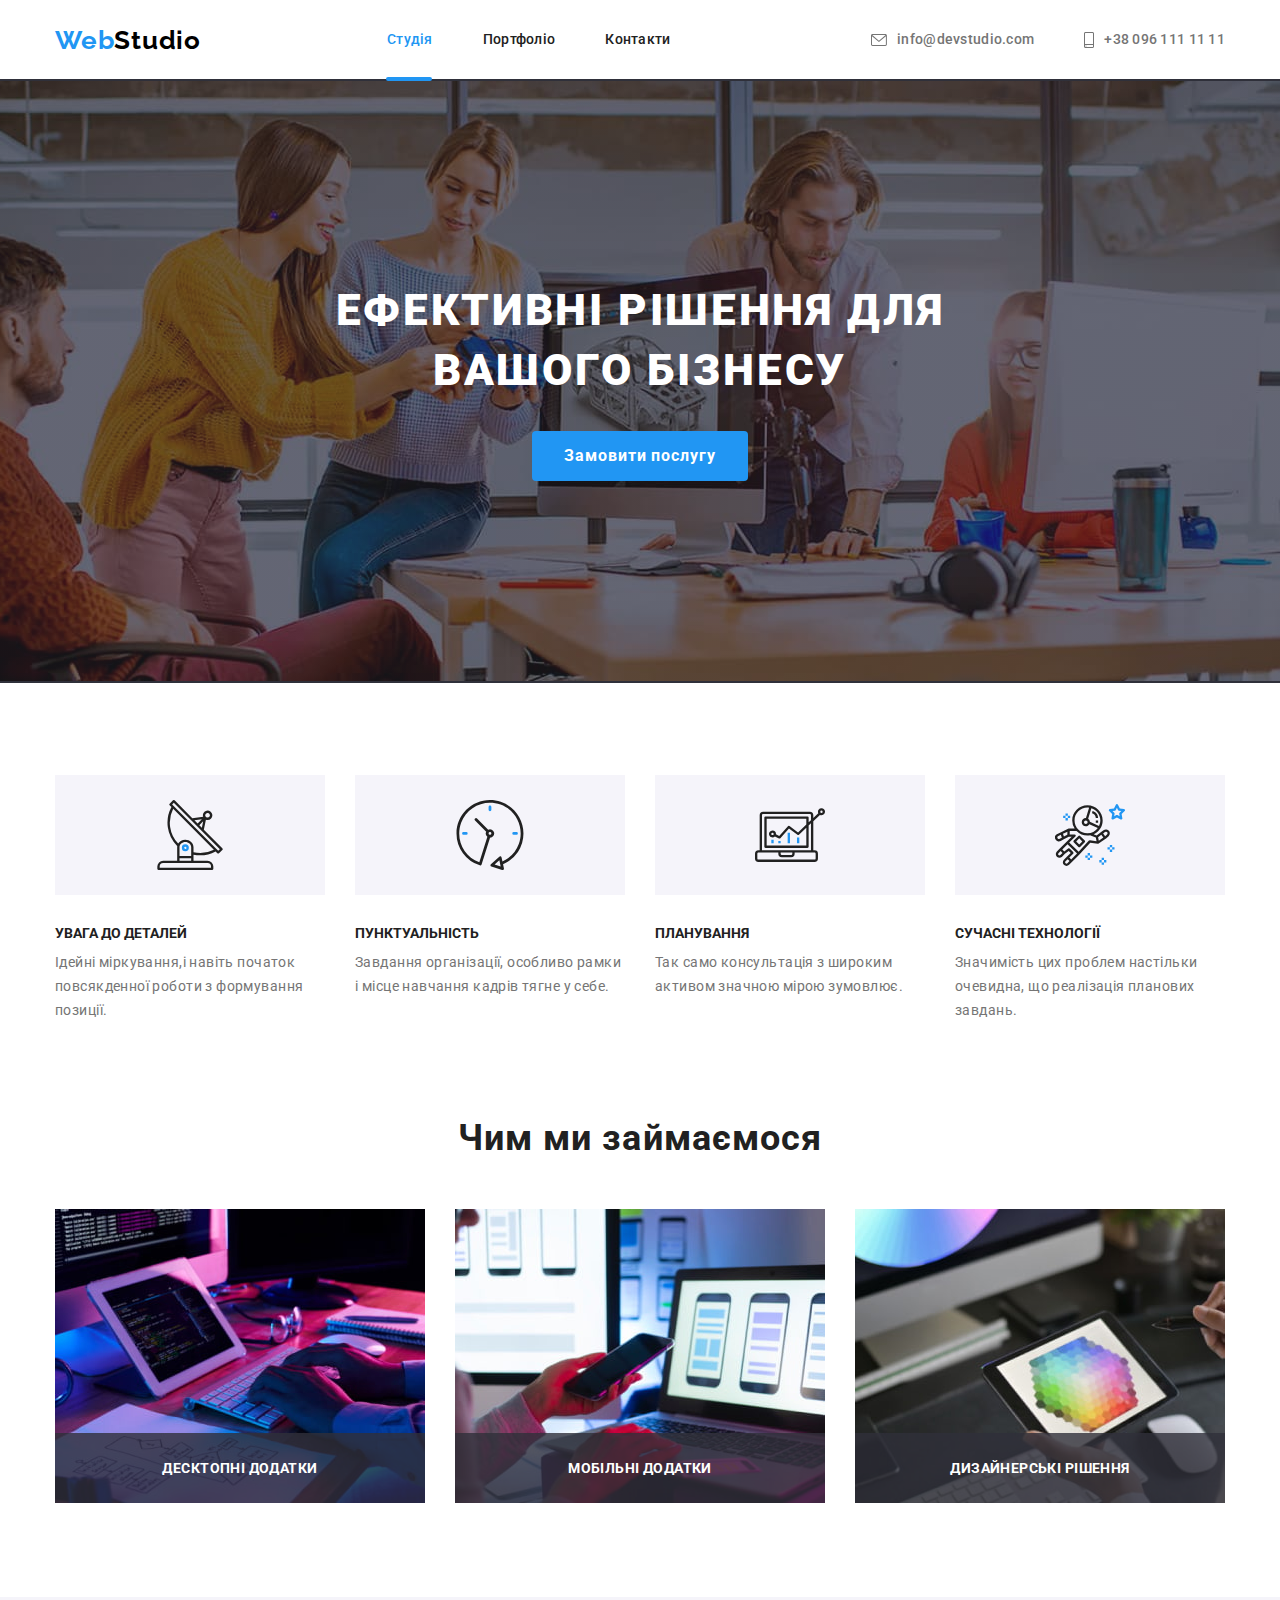
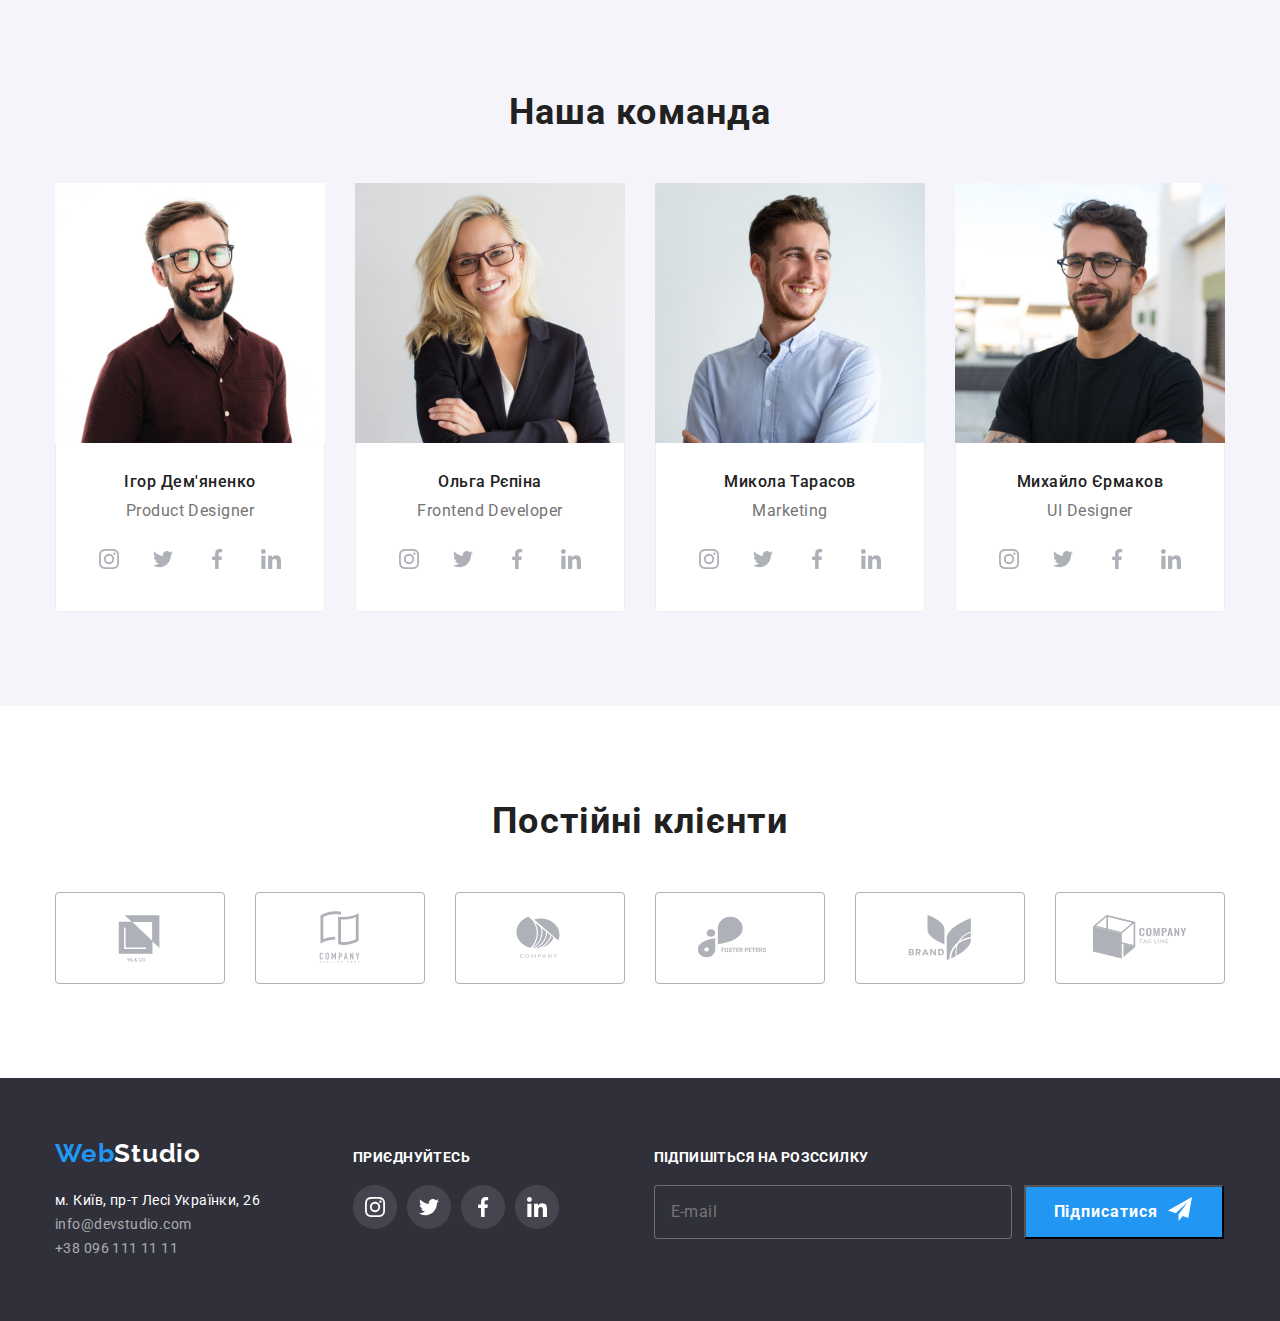
<file: index.html>
<!DOCTYPE html>
<html lang="uk">
<head>
    <meta charset="UTF-8">
    <meta http-equiv="X-UA-Compatible" content="IE=edge">
    <meta name="viewport" content="width=device-width, initial-scale=1.0">
    <link rel="preconnect" href="https://fonts.googleapis.com">
 <link rel="preconnect" href="https://fonts.gstatic.com" crossorigin>
 <link href="https://fonts.googleapis.com/css2?family=Raleway:wght@700&family=Roboto:wght@400;500;700;900&display=swap" rel="stylesheet">
 <link rel="stylesheet" href="https://cdnjs.cloudflare.com/ajax/libs/modern-normalize/1.1.0/modern-normalize.min.css" integrity="sha512-wpPYUAdjBVSE4KJnH1VR1HeZfpl1ub8YT/NKx4PuQ5NmX2tKuGu6U/JRp5y+Y8XG2tV+wKQpNHVUX03MfMFn9Q==" crossorigin="anonymous" referrerpolicy="no-referrer" />
 <link rel="stylesheet" href="./css/main.min.css">
    <title>WebStudio</title>
</head>
<body>
  <!--site header-->
  <header class="page-header">
     <div class="container main-nav">
        <nav class="nav">
            <a href="./index.html" class="logo">
               <span class="accent">Web</span>Studio</a>
            <ul class="site-nav list">
                <li class="site-nav__item"><a href="./index.html" class="site-nav__link site-nav__link--current">Студія</a></li>
                <li class="site-nav__item"><a href="portfolio.html" class="site-nav__link">Портфоліо</a></li>
                <li class="site-nav__item"><a href="" class="site-nav__link">Контакти</a></li>
            </ul>  
        </nav> 
         <ul class="auth-nav list">
         <li class="auth-nav__item"><a href="mailto:info@devstudio.com" class="auth-nav__link"><svg class="conect-icon" width="16" height="12"><use href="./img/icons.svg#icon-email"></use></svg>info@devstudio.com</a></li>
         <li class="auth-nav__item"><a href="tel:+380961111111" class="auth-nav__link"><svg class="conect-icon" width="10" height="16"><use href="./img/icons.svg#icon-smartphone"></use></svg>+38 096 111 11 11</a></li>
        </ul>
     </div>
  </header> 
  <!--main content-->
  <main>
     <!--order a service-->
         <section class="hero  picture">
            <div class="container">
             <h1 class="hero-title">ефективні рішення для вашого бізнесу</h1>
             <button data-modal-open type="button" class="button">Замовити послугу</button>
            <div class="backdrop is-hidden" data-modal><div class="modal">
                <form class="form">
                    <p class="modal__text">Залиште свої дані, ми вам передзвонимо</p>
                        <label class="form-field" for="name">
                            <span class="form-lable">Ім'я</span>
                            <input class="form-input" type="text" name="name" id="name" autofocus="" placeholder=" " />
                             <span class="forms-icon"><svg class="form-icon" width="18" height="18">
                            <use href="./img/icons.svg#icon-person-black-18dp-1"></use></svg></span>
                        </label>
                        
                        <label class="form-field" for="tel">
                            <span class="form-lable">Телефон</span>
                            <input class="form-input" type="tel" name="tel" id="tel" placeholder=" " />
                            <span class="forms-icon"><svg class="form-icon" width="18" height="18">
                            <use href="./img/icons.svg#icon-phone-black-18dp-1"></use></svg></span>
                        </label>
                       
                        <label class="form-field" for="email">
                            <span class="form-lable">Пошта</span>
                            <input class="form-input" type="email" name="email" id="email" placeholder=" " />
                            <span class="forms-icon"><svg class="form-icon" width="18" height="18">
                            <use href="./img/icons.svg#icon-email-black-18dp-1"></use></svg></span>
                        </label>
                        
                        <label class="form-field" for="comment">
                            <span class="form-lable">Коментар</span>
                            <textarea class="form-comment" name="comment" id="comment" rows="10" placeholder="Введіть текст"></textarea>
                        </label>
                         <label class="checkbox-label check" for="policy">
                            <input class="checkbox" type="checkbox" name="policy" id="policy" value="policy" />
                            <span class="icon-checkbox"></span>
                            <p class="checkbox-text">Погоджуюся з розсилкою та приймаю</p>
                            <a class="policy-link" href="#">Умови договору</a>   
                        </label>
                        <button class="modal__button" type="submit">Відправити</button>
                        <button data-modal-close class="modal__icon" type="button"><svg width="18" height="18"><use href="./img/close1.svg#icon-close-black-18dp-2-1"></use></svg></button>
                </form>
            </div></div>
            </div>
         </section>
     <!--company benefits-->
       <section class="section caption">
        <div class="container">
         <h2 class="section-title visually-hidden">переваги компанії</h2>
         <ul class="feature-list list">
             <li class="feature-list__item">
                <div class="feature-list__thumb"><svg class="feature-list__icon" width="70" height="70"><use href="./img/icons.svg#icon-antenna"></use></svg></div>
                 <h3 class="feature-list__title">увага до деталей</h3>
                 <p class="feature-list__text">
                     Ідейні міркування,і навіть початок повсякденної роботи з формування позиції.
                 </p>
             </li>
             <li class="feature-list__item">
                <div class="feature-list__thumb"><svg class="feature-list__icon" width="70" height="70"><use href="./img/icons.svg#icon-clock"></use></svg></div>
                <h3 class="feature-list__title">пунктуальність</h3>
                <p class="feature-list__text">
                    Завдання організації, особливо рамки і місце навчання кадрів тягне у себе.
                </p>
             </li>
             <li class="feature-list__item">
                <div class="feature-list__thumb"><svg class="feature-list__icon" width="70" height="70"><use href="./img/icons.svg#icon-diagram"></use></svg></div>
                <h3 class="feature-list__title">планування</h3>
                <p class="feature-list__text">
                    Так само консультація з широким активом значною мірою зумовлює.
                </p>
             </li>
             <li class="feature-list__item">
                <div class="feature-list__thumb"><svg class="feature-list__icon" width="70" height="70"><use href="./img/icons.svg#icon-astronaut"></use></svg></div>
                <h3 class="feature-list__title">сучасні технології</h3>
                <p class="feature-list__text">
                    Значимість цих проблем настільки очевидна, що реалізація планових завдань.
                </p>
             </li>
         </ul>
        </div>
     </section>
     <!--direction of work-->
     <section class="section">
        <div class="container">
         <h2 class="section-title">Чим ми займаємося</h2>
         <ul class="list">
            <div class="image">
                <li class="image__link">
                        <img src="img/box1.jpg" alt="фото розмітки" width="370">
                        <p class="image__text">десктопні додатки</p>
               </li>
                <li class="image__link">
                        <img src="img/box2.jpg" alt="мобільний додаток" width="370">
                        <p class="image__text">мобільні додатки</p>
                </li>
                <li class="image__link">
                        <img src="img/box3.jpg" alt="графіка" width="370">
                        <p class="image__text">дизайнерські рішення</p>
                </li>
            </div>
         </ul>
        </div>
     </section>
     <!--our team-->
            <section class="section inner">
                <div class="container">
                    <h2 class="section-title">Наша команда</h2>
                 <ul class="work-list list team">
                <li class="work-list__item">
                        <img src="img/img.jpg" alt="Ігор Дем'яненко" width="270">
                        <div class="benefits">
                            <h3 class="work-list__title benefits__title">Ігор Дем'яненко</h3>
                            <p class="work-list__text">Product Designer</p>
                                <ul class="aside">
                                    <li class="aside__item"><a href="" class="aside__link"><svg class="aside__icon" width="20" height="20">
                                        <use href="./img/icons.svg#icon-instagram"></use>
                                    </svg></a></li>
                                    <li class="aside__item"><a href="" class="aside__link"><svg class="aside__icon" width="20" height="20">
                                        <use href="./img/icons.svg#icon-twitter"></use>
                                    </svg></a></li>
                                    <li class="aside__item"><a href="" class="aside__link"><svg class="aside__icon" width="20" height="20">
                                        <use href="./img/icons.svg#icon-facebook"></use>
                                    </svg></a></li>
                                    <li class="aside__item"><a href="" class="aside__link"><svg class="aside__icon" width="20" height="20">
                                        <use href="./img/icons.svg#icon-linkedin"></use>
                                    </svg></a></li>
                                </ul>
                        </div>
                </li>
                <li class="work-list__item">
                    <img src="img/img1.jpg" alt="Ольга Рєпіна" width="270">
                    <div class="benefits">
                        <h3 class="work-list__title benefits__title">Ольга Рєпіна</h3>
                        <p class="work-list__text">Frontend Developer</p>
                        <ul class="aside">
                            <li class="aside__item"><a href="" class="aside__link"><svg class="aside__icon" width="20" height="20">
                                <use href="./img/icons.svg#icon-instagram"></use>
                            </svg></a></li>
                            <li class="aside__item"><a href="" class="aside__link"><svg class="aside__icon" width="20" height="20">
                                <use href="./img/icons.svg#icon-twitter"></use>
                            </svg></a></li>
                            <li class="aside__item"><a href="" class="aside__link"><svg class="aside__icon" width="20" height="20">
                                <use href="./img/icons.svg#icon-facebook"></use>
                            </svg></a></li>
                            <li class="aside__item"><a href="" class="aside__link"><svg class="aside__icon" width="20" height="20">
                                <use href="./img/icons.svg#icon-linkedin"></use>
                            </svg></a></li>
                        </ul>
                    </div>
                </li>
                <li class="work-list__item">
                    <img src="img/img2.jpg" alt="Микола Тарасов" width="270">
                    <div class="benefits">
                        <h3 class="work-list__title benefits__title">Микола Тарасов</h3>
                        <p class="work-list__text">Marketing</p>
                        <ul class="aside">
                            <li class="aside__item"> <a href="" class="aside__link"><svg class="aside__icon" width="20" height="20">
                                <use href="./img/icons.svg#icon-instagram"></use>
                            </svg></a></li>
                            <li class="aside__item"><a href="" class="aside__link"><svg class="aside__icon" width="20" height="20">
                                <use href="./img/icons.svg#icon-twitter"></use>
                            </svg></a></li>
                            <li class="aside__item"><a href="" class="aside__link"><svg class="aside__icon" width="20" height="20">
                                <use href="./img/icons.svg#icon-facebook"></use>
                            </svg></a></li>
                            <li class="aside__item"><a href="" class="aside__link"><svg class="aside__icon" width="20" height="20">
                                <use href="./img/icons.svg#icon-linkedin"></use>
                            </svg></a></li>
                        </ul>
                    </div>
                    
                </li>
                <li class="work-list__item">
                    <img src="img/img3.jpg" alt="Михайло Єрмаков" width="270">
                    <div class="benefits">
                        <h3 class="work-list__title benefits__title">Михайло Єрмаков</h3>
                        <p class="work-list__text">UI Designer</p>
                        <ul class="aside">
                            <li class="aside__item"> <a href="" class="aside__link"><svg class="aside__icon" width="20" height="20">
                                <use href="./img/icons.svg#icon-instagram"></use>
                            </svg></a></li>
                            <li class="aside__item"><a href="" class="aside__link"><svg class="aside__icon" width="20" height="20">
                                <use href="./img/icons.svg#icon-twitter"></use>
                            </svg></a></li>
                            <li class="aside__item"><a href="" class="aside__link"><svg class="aside__icon" width="20" height="20">
                                <use href="./img/icons.svg#icon-facebook"></use>
                            </svg></a></li>
                            <li class="aside__item"><a href="" class="aside__link"><svg class="aside__icon" width="20" height="20">
                                <use href="./img/icons.svg#icon-linkedin"></use>
                            </svg></a></li>
                        </ul>
                    </div>
                </li>
                  </ul>
              </div>
         </section>
         <section class="section customer">
            <div class="container">
                <h2 class="section-title">Постійні клієнти</h2>
                <ul class="customers">
                    <li class="customers__item"><a href="" class="customers__link"><svg class="customers__icon" width="106" height="60"><use href="./img/icons.svg#icon-Logo1"></use></svg></a></li>
                    <li class="customers__item"><a href="" class="customers__link"><svg class="customers__icon" width="106" height="60"><use href="./img/icons.svg#icon-Logo2"></use></svg></a></li>
                    <li class="customers__item"><a href="" class="customers__link"><svg class="customers__icon" width="106" height="60"><use href="./img/icons.svg#icon-Logo3"></use></svg></a></li>
                    <li class="customers__item"><a href="" class="customers__link"><svg class="customers__icon" width="106" height="60"><use href="./img/icons.svg#icon-Logo4"></use></svg></a></li>
                    <li class="customers__item"><a href="" class="customers__link"><svg class="customers__icon" width="106" height="60"><use href="./img/icons.svg#icon-Logo5"></use></svg></a></li>
                    <li class="customers__item"><a href="" class="customers__link"><svg class="customers__icon" width="106" height="60"><use href="./img/icons.svg#icon-Logo6"></use></svg></a></li>
                </ul>
            </div>
         </section>
  </main>
  <!--site footer-->
    <footer class="footer">
        <div class="container footer-container">
            <div class="contacts">
                <a href="./index.html" class="logofooter footer__logo--color logo"><span class="logo__accent">Web</span>Studio</a>
        <address class="box">
           <ul class="address">
               <li class="address__address__item"><a href="https://goo.gl/maps/CPtrU1FHBa2aNyZL9" target="_blank" rel="noopener noreferrer nofollow" class="address__title address__link">м. Київ, пр-т Лесі
                   Українки, 26</a></li>
               <li class="address__address__item"><a href="mailto:info@devstudio.com" class="address__link">info@devstudio.com</a></li>
               <li class="address__address__item"><a href="tel:+380961111111" class="address__link">+38 096 111 11 11</a></li>
           </ul>
        </address>   
            </div>
            <div class="socials">
                <p class="title">приєднуйтесь</p>
                <ul class="footer-icon">
               <li class="footer-icon__item"><a href="" class="footer-icon__link"><svg class="footer-icon__icons" width="20" height="20">
                   <use href="./img/icons.svg#icon-instagram"></use>
               </svg></a></li>
               <li class="footer-icon__item"><a href="" class="footer-icon__link"><svg class="footer-icon__icons" width="20" height="20">
                   <use href="./img/icons.svg#icon-twitter"></use>
               </svg></a></li>
               <li class="footer-icon__item"><a href="" class="footer-icon__link"><svg class="footer-icon__icons" width="20" height="20">
                   <use href="./img/icons.svg#icon-facebook"></use>
               </svg></a></li>
               <li class="footer-icon__item"><a href="" class="footer-icon__link"><svg class="footer-icon__icons" width="20" height="20">
                   <use href="./img/icons.svg#icon-linkedin"></use>
               </svg></a></li>
           </ul>
            </div>
            <div class="socials">
                    <p class="socials-field title" for="email">підпишіться на розссилку</p>
                <form class="subscription">
                    <input class="subscription__email" type="email" name="email" id="email" placeholder="E-mail" />
                    <button type="submit" class="subscription__button">Підписатися<svg class="subscription__icon" width="24" height="24"><use href="./img/icons.svg#icon-icon-send"></use></svg></button>
                </form>
            </div>  
    </div>
  </footer>
  <script src="./js/modal.js"></script>
</body>
</html>
</file>
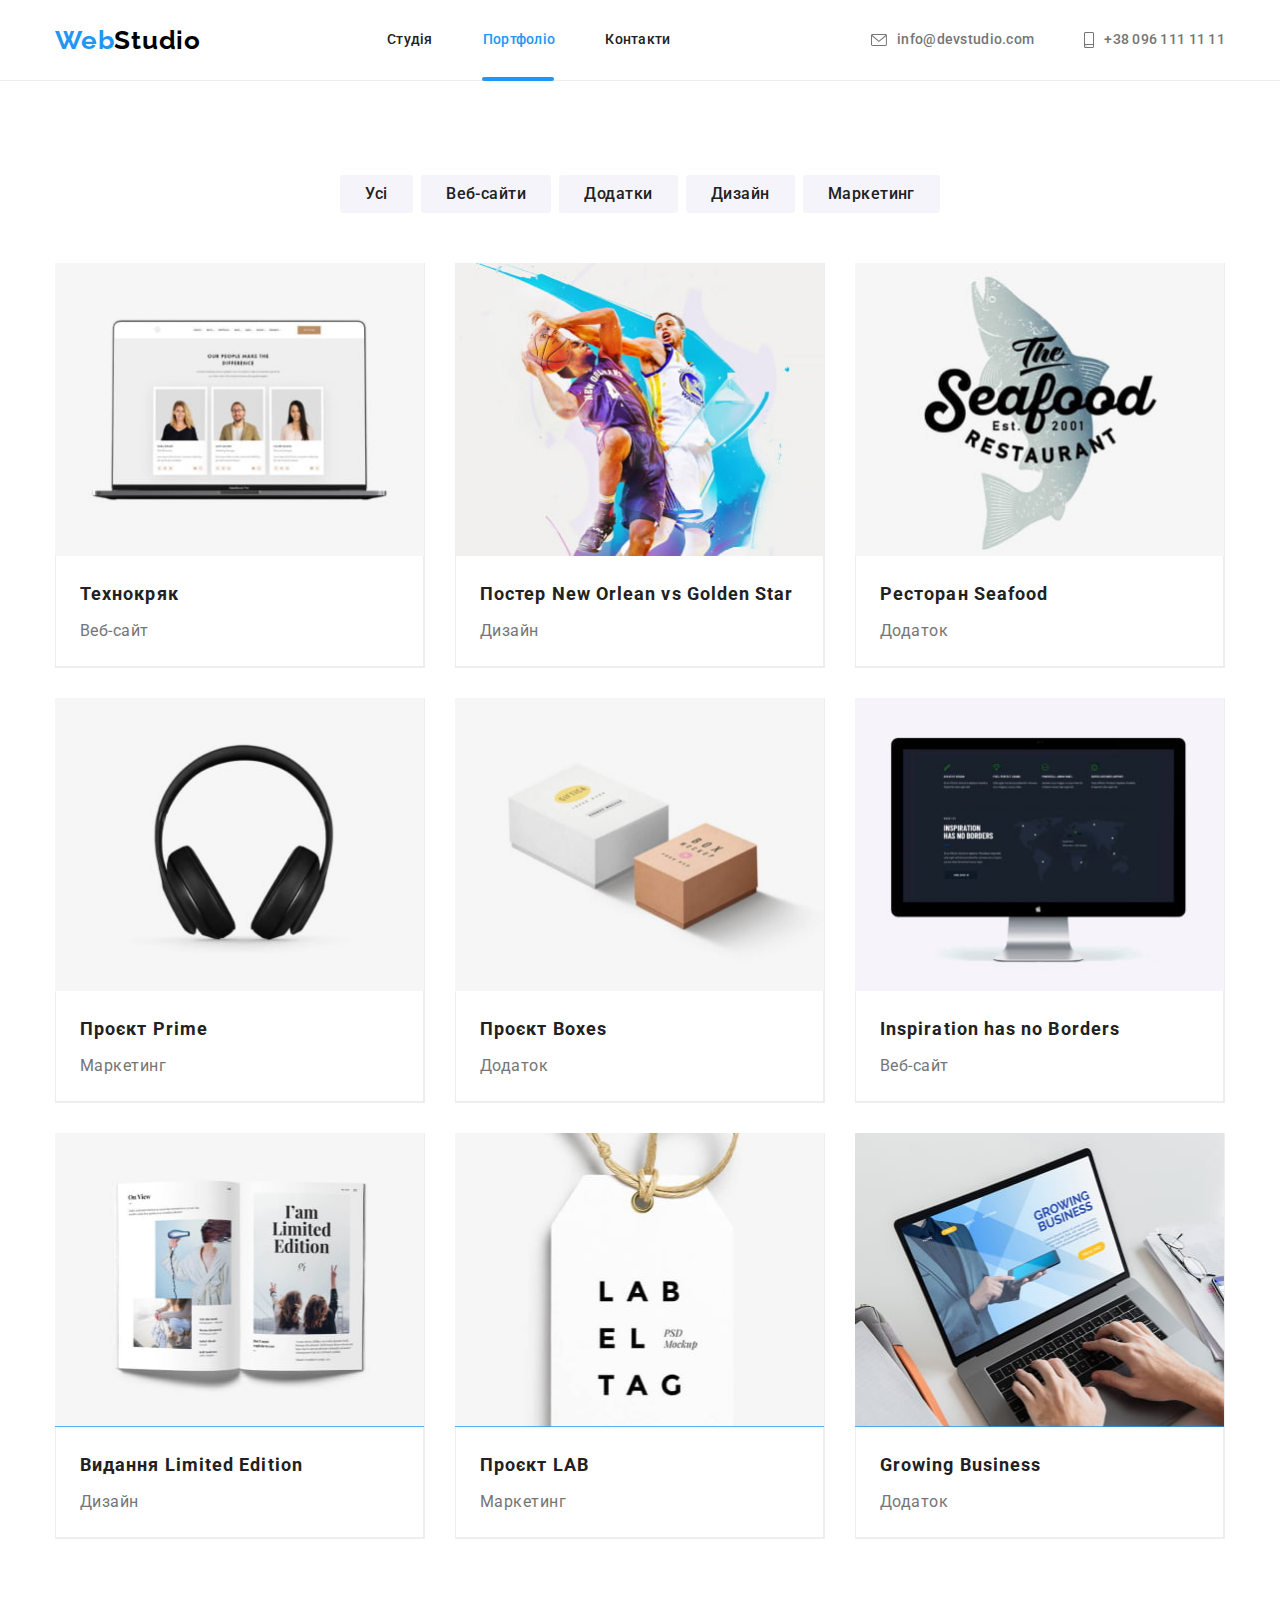
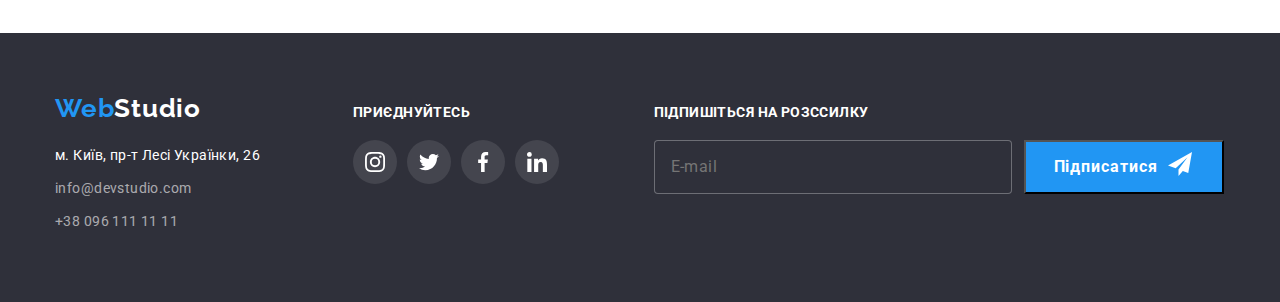
<file: portfolio.html>
<!DOCTYPE html>
<html lang="uk">
<head>
    <meta charset="UTF-8">
    <meta http-equiv="X-UA-Compatible" content="IE=edge">
    <meta name="viewport" content="width=device-width, initial-scale=1.0">
    <link rel="preconnect" href="https://fonts.googleapis.com">
    <link rel="preconnect" href="https://fonts.gstatic.com" crossorigin>
    <link href="https://fonts.googleapis.com/css2?family=Raleway:wght@700&family=Roboto:wght@400;500;700;900&display=swap" rel="stylesheet">
    <link rel="stylesheet" href="https://cdnjs.cloudflare.com/ajax/libs/modern-normalize/1.1.0/modern-normalize.min.css" integrity="sha512-wpPYUAdjBVSE4KJnH1VR1HeZfpl1ub8YT/NKx4PuQ5NmX2tKuGu6U/JRp5y+Y8XG2tV+wKQpNHVUX03MfMFn9Q==" crossorigin="anonymous" referrerpolicy="no-referrer" />
    <link rel="stylesheet" href="./css/main.min.css">
    <title>Portfolio</title>
</head>
<body>
     <!--site header-->
     <header class="page-header">
      <div class="container main-nav">
         <nav class="nav">
            <a href="./index.html" class="logo"><span class="accent">Web</span>Studio</a>
            <ul class="site-nav list">
                <li class="site-nav__item"><a href="./index.html" class="site-nav__link">Студія</a></li>
                <li class="site-nav__item"><a href="" class="site-nav__link site-nav__link--current">Портфоліо</a></li>
                <li class="site-nav__item"><a href="" class="site-nav__link">Контакти</a></li>
            </ul>  
        </nav> 
        <ul class="auth-nav list">
         <li class="auth-nav__item"><a href="mailto:info@devstudio.com" class="auth-nav__link"><svg class="conect-icon" width="16" height="12"><use href="./img/icons.svg#icon-email"></use></svg>info@devstudio.com</a></li>
         <li class="auth-nav__item"><a href="tel:+380961111111" class="auth-nav__link"><svg class="conect-icon" width="10" height="16"><use href="./img/icons.svg#icon-smartphone"></use></svg>+38 096 111 11 11</a></li>
        </ul>
      </div>  
     </header> 
    <!--portfolio-->
 <main>
    <section class="visually">
      <div class="container">
            <h1 class="visually-hidden">портфоліо</h1>
         <ul class="list buttons">
          <li class="buttons__item"><button type="button" class="list__button">Усі</button></li>
          <li class="buttons__item"><button type="button" class="list__button">Веб-сайти</button></li>
          <li class="buttons__item"><button type="button" class="list__button">Додатки</button></li>
          <li class="buttons__item"><button type="button" class="list__button">Дизайн</button></li>
          <li class="buttons__item"><button type="button" class="list__button">Маркетинг</button></li>
         </ul>
         <ul class="works list">
            <li class="works__item">
               <a href="#" class="works__items product">
                <div class="description">
                <img src="img/imgp1.jpeg" alt="Технокряк" width="370">
                  <p class="description__text">Ресурс пропонує комплексні пропозиції з різним рівнем функціоналу та сервісів. Все це дозволить відвідувачу отримати вичерпні відомості про компанію чи приватну особу.</p>
                </div>
                <div class="features">
                  <h2 class="works__title fotos">Технокряк</h2>
                  <p class="works__text">Веб-сайт</p>
                </div>
               </a> 
            </li>
            <li class="works__item">
               <a href="#" class="works__items product">
                <div class="description">
                <img src="img/imgp2.jpeg" alt="Постер New Orlean vs Golden Star" width="370">
                  <p class="description__text">Ресурс пропонує комплексні пропозиції з різним рівнем функціоналу та сервісів. Все це дозволить відвідувачу отримати вичерпні відомості про компанію чи приватну особу.</p>
                </div>
                  <div class="features">
                  <h2 class="works__title fotos">Постер New Orlean vs Golden Star</h2>
                  <p class="works__text">Дизайн</p>
                </div>
               </a> 
            </li>
            <li class="works__item">
               <a href="#" class="works__items product">
                <div class="description">
                <img src="img/imgp3.jpeg" alt="Ресторан Seafood" width="370">
                  <p class="description__text">Ресурс пропонує комплексні пропозиції з різним рівнем функціоналу та сервісів. Все це дозволить відвідувачу отримати вичерпні відомості про компанію чи приватну особу.</p>
                </div>
                  <div class="features">
                  <h2 class="works__title fotos">Ресторан Seafood</h2>
                <p class="works__text">Додаток</p>
                </div>
               </a>  
            </li>
            <li class="works__item">
               <a href="#" class="works__items product">
                <div class="description">
                <img src="img/imgp4.jpeg" alt="Проєкт Prime" width="370">
                  <p class="description__text">Ресурс пропонує комплексні пропозиції з різним рівнем функціоналу та сервісів. Все це дозволить відвідувачу отримати вичерпні відомості про компанію чи приватну особу.</p>
                </div>
                  <div class="features">
                  <h2 class="works__title fotos">Проєкт Prime</h2>
                <p class="works__text">Маркетинг</p>
                </div>
               </a> 
            </li>
            <li class="works__item">
               <a href="#" class="works__items product">
                <div class="description">
                <img src="img/imgp5.jpeg" alt="Проєкт Boxes" width="370">
                  <p class="description__text">Ресурс пропонує комплексні пропозиції з різним рівнем функціоналу та сервісів. Все це дозволить відвідувачу отримати вичерпні відомості про компанію чи приватну особу.</p>
                </div>
                  <div class="features">
                  <h2 class="works__title fotos">Проєкт Boxes</h2>
                <p class="works__text">Додаток</p>
                </div>
               </a> 
            </li>
            <li class="works__item">
               <a href="#" class="works__items product">
                <div class="description">
                <img src="img/imgp6.jpeg" alt="Inspiration has no Borders" width="370">
                  <p class="description__text">Ресурс пропонує комплексні пропозиції з різним рівнем функціоналу та сервісів. Все це дозволить відвідувачу отримати вичерпні відомості про компанію чи приватну особу.</p>
                </div>
                  <div class="features">
                  <h2 class="works__title fotos">Inspiration has no Borders</h2>
                <p class="works__text">Веб-сайт</p>
                </div>
               </a> 
            </li>
            <li class="works__item">
               <a href="#" class="works__items product">
                <div class="description">
                <img src="img/imgp7.jpeg" alt="Видання Limited Edition" width="370">
                  <p class="description__text">Ресурс пропонує комплексні пропозиції з різним рівнем функціоналу та сервісів. Все це дозволить відвідувачу отримати вичерпні відомості про компанію чи приватну особу.</p>
                </div>
                  <div class="features">
                  <h2 class="works__title fotos">Видання Limited Edition</h2>
                <p class="works__text">Дизайн</p>
                </div>
               </a> 
            </li>
            <li class="works__item">
               <a href="#" class="works__items product">
                <div class="description">
                <img src="img/imgp8.jpeg" alt="Проєкт LAB" width="370">
                  <p class="description__text">Ресурс пропонує комплексні пропозиції з різним рівнем функціоналу та сервісів. Все це дозволить відвідувачу отримати вичерпні відомості про компанію чи приватну особу.</p>
                </div>
                  <div class="features">
                  <h2 class="works__title fotos">Проєкт LAB</h2>
                <p class="works__text">Маркетинг</p>
                </div>
               </a> 
            </li>
            <li class="works__item">
               <a href="#" class="works__items product">
                <div class="description">
                <img src="img/imgp9.jpeg" alt="Growing Business" width="370">
                  <p class="description__text">Ресурс пропонує комплексні пропозиції з різним рівнем функціоналу та сервісів. Все це дозволить відвідувачу отримати вичерпні відомості про компанію чи приватну особу.</p>
                </div>
                  <div class="features">
                  <h2 class="works__title fotos">Growing Business</h2>
                <p class="works__text">Додаток</p>
                </div>
               </a> 
            </li>
        </ul>
      </div>
    </section>
 </main>
 <!--site footer-->
 <footer class="footer">
   <div class="container footer-container">
       <div class="contacts">
           <a href="./index.html" class="logo logofooter"><span class="logo__accent">Web</span>Studio</a>
   <address class="box">
      <ul class="address">
          <li class="address__item"><a href="https://goo.gl/maps/CPtrU1FHBa2aNyZL9" target="_blank" rel="noopener noreferrer nofollow" class="address__title address__link">м. Київ, пр-т Лесі
              Українки, 26</a></li>
          <li class="address__item"><a href="mailto:info@devstudio.com" class="address__link">info@devstudio.com</a></li>
          <li class="address__item"><a href="tel:+380961111111" class="address__link">+38 096 111 11 11</a></li>
      </ul>
   </address>   
       </div>
       <div class="socials">
           <p class="title">приєднуйтесь</p>
           <ul class="footer-icon">
               <li class="footer-icon__item"> <a href="" class="footer-icon__link"><svg class="footer-icon__icons" width="20" height="20">
                   <use href="./img/icons.svg#icon-instagram"></use>
               </svg></a></li>
               <li class="footer-icon__item"><a href="" class="footer-icon__link"><svg class="footer-icon__icons" width="20" height="20">
                   <use href="./img/icons.svg#icon-twitter"></use>
               </svg></a></li>
               <li class="footer-icon__item"><a href="" class="footer-icon__link"><svg class="footer-icon__icons" width="20" height="20">
                   <use href="./img/icons.svg#icon-facebook"></use>
               </svg></a></li>
               <li class="footer-icon__item"><a href="" class="footer-icon__link"><svg class="footer-icon__icons" width="20" height="20">
                   <use href="./img/icons.svg#icon-linkedin"></use>
               </svg></a></li>
           </ul>
       </div>
       <div class="socials">
        <label class="form-field title mailing" for="email">
            підпишіться на розссилку
        </label>
        <form class="subscription">
            <input class="subscription__email" type="email" name="email" id="email" placeholder="E-mail" />
            <button type="submit" class="subscription__button">Підписатися<svg class="subscription__icon" width="24" height="24"><use href="./img/icons.svg#icon-icon-send"></use></svg></button>
        </form>
    </div>  
</div>
</footer>
</body>
</html>
</file>
<file: css/main.min.css>
:root{--primary-text-color: #212121;--title-text-collor: #757575;--title-hero-color: #2F303A;--primary-white-color: #FFFFFF;--akcent-color: #2196F3;--logo-color: #000000;--section-color: #F5F4FA;--adress-link-color: rgba(255, 255, 255, 0.6);--active-button-color: #188CE8;--border-header-color: #ECECEC;--box-shadow-color: rgba(0, 0, 0, 0.15);--border-works-color: #EEEEEE;--color-icon: #AFB1B8}html{box-sizing:border-box}*,*::before,*::after{box-sizing:inherit}*{margin:0;padding:0;list-style:none;box-sizing:border-box}img{display:block;max-width:100%;height:auto}body{background-color:var(--primary-white-color);font-family:"Roboto",sans-serif;color:var(--primary-text-color);margin:0}.list{list-style:none;padding:0;margin:0}header{border-bottom:1px solid var(--border-header-color)}h1,h2,h3,h4,h5,h6{margin:0}.box{margin:0 auto}.container{width:1200px;padding-left:15px;margin:0 auto;padding-right:15px}.button{border:none;border-radius:4px;color:var(--primary-white-color);background-color:var(--akcent-color);font-family:inherit;cursor:pointer;font-weight:700;font-size:16px;line-height:1.88;display:flex;align-items:center;text-align:center;letter-spacing:.06em;display:inline-block;padding:10px 32px;min-width:216px;vertical-align:bottom;transition:background-color 250ms cubic-bezier(0.4, 0, 0.2, 1)}.button:hover,.button:focus{color:var(--primary-white-color);background-color:var(--active-button-color);box-shadow:0px 4px 4px var(--box-shadow-color)}.list__button{color:var(--primary-text-color);background-color:var(--section-color);font-family:inherit;cursor:pointer;font-weight:500;font-size:16px;line-height:1.62;text-align:center;letter-spacing:.03em;display:inline-block;border-style:none;padding:6px 25px;min-width:73px;border-radius:3px;vertical-align:bottom;transition:background-color 250ms cubic-bezier(0.4, 0, 0.2, 1),color 250ms cubic-bezier(0.4, 0, 0.2, 1)}.list__button:hover,.list__button:focus{display:inline-block;color:var(--primary-white-color);background-color:var(--akcent-color);border-radius:4px}.buttons{display:flex;margin-bottom:50px;justify-content:center;border:none}.buttons__item+.buttons__item{margin-left:8px}.section{padding-top:0;padding-bottom:94px}.inner{background-color:var(--section-color);margin:0 auto;padding-bottom:94px;padding-top:94px}.section-title{padding-top:0;margin-bottom:50px;text-align:center;flex-wrap:wrap;color:var(--primary-text-color);font-weight:700;font-size:36px;line-height:1.17;letter-spacing:.03em}.main-nav{display:flex;align-items:center}.picture{max-width:1600px;height:600px;margin-left:auto;margin-right:auto;background-image:linear-gradient(rgba(47, 48, 58, 0.4), rgba(47, 48, 58, 0.4)),url("../img/Imgi1.jpeg");background-position:center}.logo{margin-right:93px;color:var(--logo-color);font-family:"Raleway",sans-serif;font-weight:700;font-size:26px;line-height:1.19;letter-spacing:.03em;text-decoration:none}.accent{color:var(--akcent-color)}.nav{display:flex;align-items:center}.site-nav{display:flex;margin-left:93px}.site-nav__link{position:relative;display:block;padding-top:32px;padding-bottom:32px;color:var(--primary-text-color);font-weight:500;font-size:14px;line-height:1.14;letter-spacing:.02em;text-decoration:none;transition:color 250ms cubic-bezier(0.4, 0, 0.2, 1)}.site-nav__link:hover,.site-nav__link:focus{color:var(--akcent-color)}.site-nav__link--current{color:var(--akcent-color)}.site-nav__item+.site-nav__item{margin-left:50px}.site-nav__link--current::after{content:"";position:absolute;left:0;bottom:0;display:block;width:100%;height:4px;background:var(--akcent-color);border-radius:2px;margin:-1px;transition:opacity 250ms cubic-bezier(0.4, 0, 0.2, 1)}.site-nav__link--current{justify-content:center;display:flex;align-items:center}.auth-nav{display:flex;margin-left:auto}.auth-nav__item+.auth-nav__item{margin-left:50px}.auth-nav__link{display:flex;color:var(--title-text-collor);align-items:center;font-weight:500;font-size:14px;line-height:1.14;letter-spacing:.02em;text-decoration:none;padding-top:32px;padding-bottom:32px;transition:color 250ms cubic-bezier(0.4, 0, 0.2, 1)}.auth-nav__link:hover,.auth-nav__link:focus{color:var(--akcent-color)}.conect-icon{margin-right:10px;fill:currentColor;transition:background-color 250ms cubic-bezier(0.4, 0, 0.2, 1)}.conect-icon:hover,.conect-icon:focus{color:var(--akcent-color)}.hero{background-color:var(--title-hero-color);text-align:center;padding:200px 0;list-style:none;outline:2px solid var(--title-hero-color)}.hero-title{margin-top:0;margin-bottom:30px;max-width:696px;margin-left:auto;margin-right:auto;color:var(--primary-white-color);font-weight:900;font-size:44px;line-height:1.36;text-align:center;letter-spacing:.06em;text-transform:uppercase}.backdrop{position:fixed;top:0;left:0;width:100%;height:100%;background-color:rgba(0,0,0,.2);transition:opacity 250ms cubic-bezier(0.4, 0, 0.2, 1),visibility 250ms cubic-bezier(0.4, 0, 0.2, 1);z-index:2}.backdrop.is-hidden{opacity:0;pointer-events:none}.modal{position:absolute;padding:40px;top:50%;left:50%;transform:translate(-50%, -50%);min-height:581px;min-width:528px;background:var(--primary-white-color);box-shadow:0px 1px 3px rgba(0,0,0,.12),0px 1px 1px rgba(0,0,0,.14),0px 2px 1px rgba(0,0,0,.2);border-radius:4px;transition:transform 250ms cubic-bezier(0.4, 0, 0.2, 1),opacity 250ms cubic-bezier(0.4, 0, 0.2, 1)}.modal__icon{position:absolute;cursor:pointer;justify-content:center;display:flex;align-items:center;top:8px;right:8px;border-radius:50%;box-sizing:border-box;width:30px;height:30px;background-color:var(--primary-white-color);border:1px solid rgba(0,0,0,.1);fill:currentColor;transition:background-color 250ms cubic-bezier(0.4, 0, 0.2, 1),fill 250ms}.modal__icon:hover,.modal__icon:focus{color:var(--akcent-color);border-radius:50%;background-color:var(--primary-white-color);border:1px solid rgba(0,0,0,.1);fill:var(--akcent-color)}.modal__text{font-family:"Roboto",sans-serif;font-weight:700;font-size:20px;line-height:23px;letter-spacing:.03em;color:var(--primary-text-color);margin-left:auto;margin-bottom:12px}.modal__button{display:flex;font-family:"Roboto",sans-serif;align-items:center;text-align:center;line-height:30px;letter-spacing:.06em;font-size:16px;font-weight:700;cursor:pointer;padding:10px 52px;margin-left:auto;margin-right:auto;border:none;color:var(--primary-white-color);background-color:var(--akcent-color);box-shadow:0px 4px 4px rgba(0,0,0,.15);border-radius:4px;transition:background-color 250ms cubic-bezier(0.4, 0, 0.2, 1)}.modal__button:hover,.modal__button:focus{background-color:var(--active-button-color)}.form{width:448px;margin-left:auto;margin-right:auto}.form-field{position:relative;margin-bottom:10px;display:flex;flex-direction:column}.form-input{width:100%;margin:0;padding:11px;padding-left:42px;border:1px solid rgba(33,33,33,.2);border-radius:4px;text-align:left;cursor:pointer;font:inherit;color:var(--primary-text-color);outline:rgba(0,0,0,0);transition:background-color 250ms cubic-bezier(0.4, 0, 0.2, 1)}.form-input:focus{border-color:var(--akcent-color)}.form-comment{margin:0;padding:12px 16px}.form-comment:focus{border-color:var(--akcent-color)}.form-comment::-moz-placeholder{font-family:"Roboto",sans-serif;font-style:normal;font-weight:400;font-size:12px;line-height:14px;letter-spacing:.01em;color:rgba(117,117,117,.5)}.form-comment:-ms-input-placeholder{font-family:"Roboto",sans-serif;font-style:normal;font-weight:400;font-size:12px;line-height:14px;letter-spacing:.01em;color:rgba(117,117,117,.5)}.form-comment::placeholder{font-family:"Roboto",sans-serif;font-style:normal;font-weight:400;font-size:12px;line-height:14px;letter-spacing:.01em;color:rgba(117,117,117,.5)}.form-lable{text-align:left;font-family:"Roboto",sans-serif;font-weight:400;font-size:12px;line-height:14px;letter-spacing:.01em;color:var(--title-text-collor);margin-bottom:4px}.policy-link{color:var(--akcent-color);margin-left:4px;font-family:"Roboto",sans-serif;font-style:normal;font-weight:400;font-size:14px;line-height:24px;letter-spacing:.03em}.forms-icon{position:absolute;top:68%;left:12px;transform:translateY(-50%);display:inline-block;fill:currentColor;background-size:contain;cursor:pointer;transition:background-color 250ms cubic-bezier(0.4, 0, 0.2, 1)}.form-field:focus-within>.forms-icon{fill:var(--akcent-color)}.checkbox{visibility:hidden;width:1px;height:1px;margin:-1px}.checkbox:focus{border-color:var(--akcent-color)}.checkbox-text{display:flex;justify-content:center;align-items:center;font-family:"Roboto",sans-serif;font-style:normal;font-weight:400;font-size:14px;line-height:24px;letter-spacing:.03em;color:var(--title-text-collor)}.check{padding-left:10px}.form-comment{margin:0;padding:12px 16px;resize:none;height:120px;border:1px solid rgba(33,33,33,.2);border-radius:4px;outline:rgba(0,0,0,0)}.icon-checkbox{width:16px;height:15px;margin-right:8px;overflow:hidden;border-radius:.05em;background-repeat:no-repeat;background-position:50% 50%;box-shadow:0 0 0 .1em var(--primary-text-color)}.checkbox:focus+.icon-checkbox{box-shadow:0 0 0 .1em var(--akcent-color);background-position:100%}.checkbox:checked+.icon-checkbox{box-shadow:0 0 0 .1em var(--akcent-color);background-image:url("../img/icon-check.svg");background-position:100%}.checkbox-label{display:flex;cursor:pointer;justify-content:center;align-items:center;align-content:center;margin-bottom:26px;margin-top:20px}.visually{padding-top:94px;padding-bottom:94px}.visually-hidden{position:absolute;white-space:nowrap;width:1px;height:1px;overflow:hidden;border:0;padding:0;clip:rect(0 0 0 0);-webkit-clip-path:inset(50%);clip-path:inset(50%);margin:-1px}.feature-list{display:flex;gap:30px}.feature-list__item{flex-basis:calc((100% - 90px)/4)}.caption{padding-top:94px}.feature-list__title{margin-bottom:10px;color:var(--primary-text-color);font-weight:700;font-size:14px;line-height:1.17;text-transform:uppercase}.feature-list__text{color:var(--title-text-collor);font-size:14px;line-height:1.71;letter-spacing:.03em}.feature-list__thumb{width:270px;height:120px;background-color:var(--section-color);margin-bottom:30px}.feature-list__icon{margin:25px 100px}.image{display:flex;gap:30px}.image__link{position:relative}.image__text{display:flex;justify-content:center;align-items:center;position:absolute;width:100%;height:70px;font-family:"Roboto",sans-serif;font-weight:700;font-size:14px;bottom:0;right:0;line-height:16px;letter-spacing:.03em;text-transform:uppercase;background-color:rgba(47,48,58,.8);color:var(--primary-white-color)}.work-list__title{color:var(--primary-text-color);font-weight:500;font-size:16px;line-height:1.17;text-align:center;letter-spacing:.03em}.work-list__text{color:var(--title-text-collor);font-size:16px;line-height:1.17;text-align:center;letter-spacing:.03em}.work-list__item{background-color:var(--primary-white-color);flex-basis:calc((100% - 90px)/4)}.team{gap:30px;display:flex}.benefits{padding-top:30px;padding-bottom:30px;border-left:1px solid var(--border-works-color);border-right:1px solid var(--border-works-color);border-bottom:1px solid var(--border-works-color);border-radius:0px 0px 4px 4px}.benefits__title{margin-bottom:10px}.aside{display:flex;align-items:center;justify-content:center;margin-top:16px;gap:10px}.aside__item{display:flex;width:44px;height:44px}.aside__link{display:flex;width:100%;height:100%;color:var(--color-icon);border-radius:50%;background-size:contain;align-items:center;justify-content:center;transition:background-color 250ms cubic-bezier(0.4, 0, 0.2, 1)}.aside__link:hover,.aside__link:focus{color:var(--primary-white-color);background-color:var(--akcent-color)}.aside__icon{transition:background-color 250ms cubic-bezier(0.4, 0, 0.2, 1),fill 250ms;fill:currentColor}.aside__icon:hover,.aside__icon:focus{color:var(--primary-white-color)}.works{display:flex;flex-wrap:wrap;gap:30px}.works__title{color:var(--primary-text-color);font-weight:700;font-size:18px;line-height:2;letter-spacing:.06em;text-decoration:none}.works__text{color:var(--title-text-collor);font-size:16px;line-height:1.88;letter-spacing:.03em;text-decoration:none}.works__item{width:calc((100% - 60px)/3);display:inline-block;border-right:1px solid var(--border-works-color);border-bottom:1px solid var(--border-works-color);padding-right:auto;padding-left:auto}.works__item:nth-last-child(-n+3){margin-bottom:0}.works__item:hover,.works__item:focus{box-shadow:0px 1px 1px rgba(0,0,0,.12),0px 4px 4px rgba(0,0,0,.06),1px 4px 6px rgba(0,0,0,.16)}.features{padding:20px 24px;border-left:1px solid var(--border-works-color);border-right:1px solid var(--border-works-color);border-bottom:1px solid var(--border-works-color)}.fotos{margin-bottom:4px}.works__items{display:block;text-decoration:none;transition:background-color 250ms cubic-bezier(0.4, 0, 0.2, 1)}.description{overflow:hidden;position:relative;transition:transform 250ms cubic-bezier(0.4, 0, 0.2, 1)}.description:hover::before{opacity:1}.description::before{display:inline-block;position:absolute;content:"";top:0;left:0;width:100%;height:100%;background:rgba(33,150,243,.9);transform:translateY(100%);transition:transform 250ms cubic-bezier(0.4, 0, 0.2, 1)}.description__text{position:absolute;padding:63px 24px;bottom:0;right:0;font-family:"Roboto",sans-serif;font-weight:400;font-size:18px;line-height:28px;letter-spacing:.03em;text-transform:none;color:var(--primary-white-color);transform:translateY(100%);transition:transform 250ms cubic-bezier(0.4, 0, 0.2, 1)}.product:hover .description__text{transform:translateY(0);transition:transform 250ms cubic-bezier(0.4, 0, 0.2, 1)}.description__text:hover{opacity:1}.product{transition:transform 250ms cubic-bezier(0.4, 0, 0.2, 1)}.product:hover .description::before{transform:translateY(0);transition:transform 250ms cubic-bezier(0.4, 0, 0.2, 1)}.customer{padding-top:94px}.customers{display:flex;align-items:center;justify-content:center;gap:30px}.customers__item{display:flex;width:170px;height:92px;border:1px solid #afb1b8;border-radius:4px;transition:background-color 250ms cubic-bezier(0.4, 0, 0.2, 1)}.customers__item:hover,.customers__item:focus{width:170px;height:92px;border:1px solid var(--akcent-color)}.customers__link{display:flex;width:100%;height:100%;color:var(--color-icon);background-size:contain;align-items:center;justify-content:center;transition:background-color 250ms cubic-bezier(0.4, 0, 0.2, 1)}.customers__link:hover,.customers__link:focus{color:var(--akcent-color)}.customers__icon{fill:currentColor;transition:background-color 250ms cubic-bezier(0.4, 0, 0.2, 1),fill 250ms}.footer-container{display:flex;align-items:baseline}.contacts{align-items:baseline}.logofooter{display:inline-block;margin-right:0;margin-bottom:20px;color:var(--primary-white-color)}.footer{padding-top:60px;padding-bottom:60px;margin-right:auto;align-items:baseline;display:flex;background:var(--title-hero-color);color:var(--primary-white-color)}.footer__logo--color{color:var(--primary-white-color)}.logo__accent{color:var(--akcent-color)}.address{list-style:none}.address__link{color:var(--adress-link-color);font-weight:400;font-size:14px;line-height:1.71;letter-spacing:.03em;text-decoration:none;transition:color 250ms cubic-bezier(0.4, 0, 0.2, 1)}.address__link:hover,.address__link:focus{color:var(--akcent-color)}.address__title{color:var(--primary-white-color);font-size:14px;line-height:1.71;letter-spacing:.03em;text-decoration:none}.address__item{margin-bottom:9px}.socials{align-items:baseline;margin-top:0;margin-right:auto;margin-left:93px}.footer-icon{display:flex;padding:0;margin:0;list-style:none;align-items:center;justify-content:center;gap:10px}.footer-icon__item{display:flex;width:44px;height:44px}.footer-icon__link{display:flex;padding:0;border:none;width:100%;height:100%;color:var(--primary-white-color);border-radius:50%;background:rgba(255,255,255,.1);gap:10px;background-size:contain;align-items:center;justify-content:center;transition:background-color 250ms cubic-bezier(0.4, 0, 0.2, 1)}.footer-icon__link:hover,.footer-icon__link:focus{background-color:var(--akcent-color)}.footer-icon__icons{fill:currentColor;transition:background-color 250ms cubic-bezier(0.4, 0, 0.2, 1)}.footer-icon__icons:hover,.footer-icon__icons:focus{color:var(--primary-white-color)}.socials .title{display:flex;color:var(--primary-white-color);font-weight:700;font-size:14px;line-height:16px;letter-spacing:.03em;text-transform:uppercase;margin-bottom:20px}.box{font-style:normal}.subscription{display:flex}.subscription__email{width:358px;padding:15px 16px;font-family:"Roboto",sans-serif;font-weight:400;font-size:16px;line-height:20px;display:flex;align-items:center;letter-spacing:.03em;background-color:var(--title-hero-color);color:rgba(255,255,255,.6);border:1px solid rgba(255,255,255,.3);border-radius:4px}.subscription__button{display:flex;width:200px;cursor:pointer;color:var(--primary-white-color);font-family:"Roboto",sans-serif;font-weight:700;font-size:16px;line-height:30px;padding:10px 10px 10px 28px;letter-spacing:.06em;background-color:var(--akcent-color);margin-left:12px;transition:background-color 250ms cubic-bezier(0.4, 0, 0.2, 1)}.subscription__button:hover,.subscription__button:focus{background-color:var(--active-button-color)}.subscription__icon{color:var(--primary-white-color);margin-left:10px}/*# sourceMappingURL=main.min.css.map */
</file>
